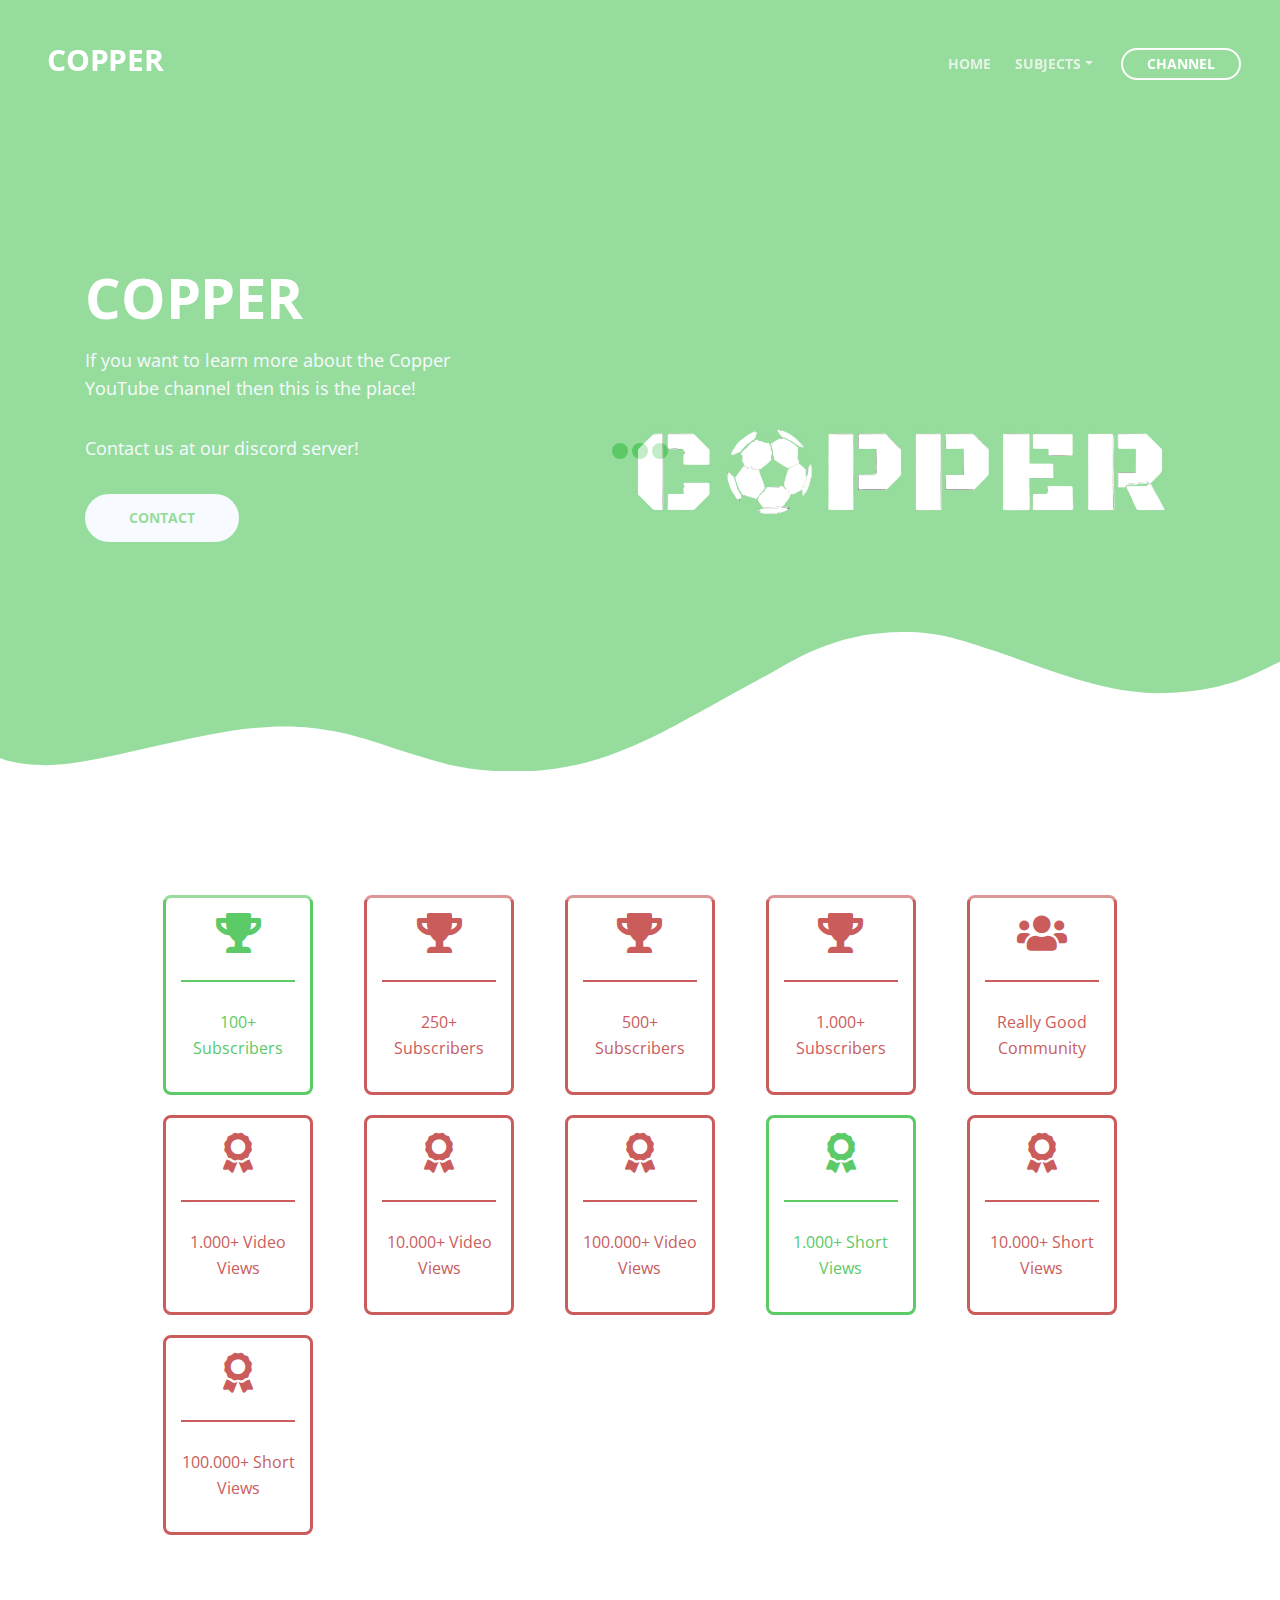
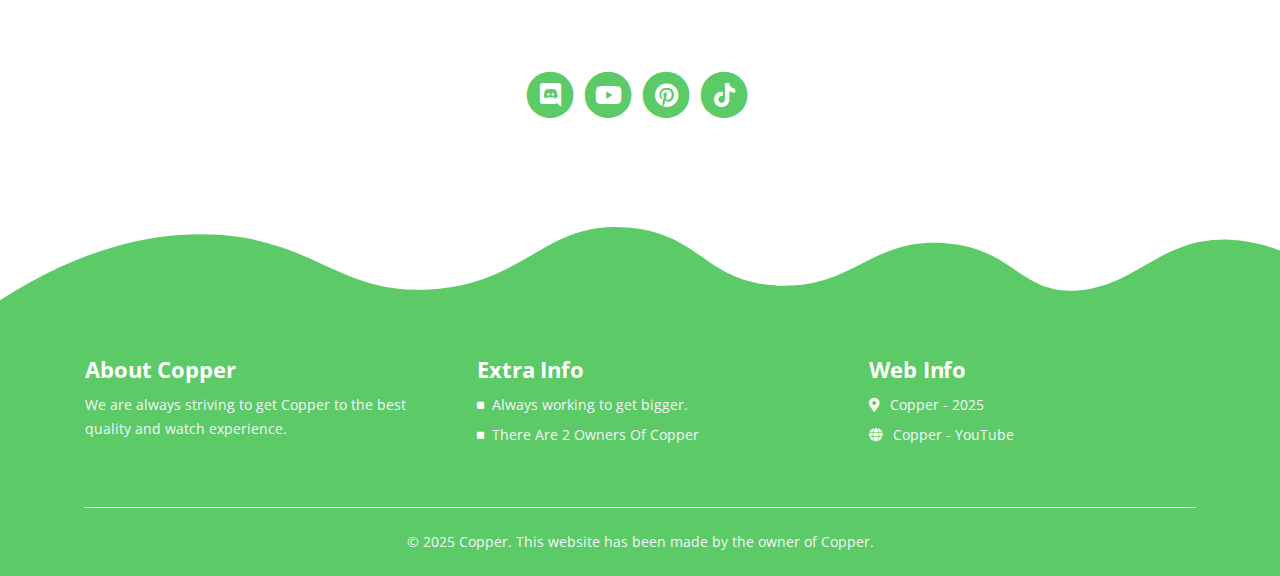
<file: index.html>
<!DOCTYPE html>
<html lang="en">
<head>
    <meta charset="utf-8">
    <meta name="viewport" content="width=device-width, initial-scale=1, shrink-to-fit=no">
    
    <!-- SEO Meta Tags -->
    <meta name="description" content="This is the website of the YouTube channel called Copper.">
    <meta name="author" content="Cooper">

    <!-- OG Meta Tags to improve the way the post looks when you share the page on LinkedIn, Facebook, Google+ -->
	<meta property="og:site_name" content="Copper" /> <!-- website name -->
	<meta property="og:site" content="https://cooper55555.github.io/COPPER/" /> <!-- website link -->
	<meta property="og:title" content="Copper"/> <!-- title shown in the actual shared post -->
	<meta property="og:description" content="This is the official Copper website!" /> <!-- description shown in the actual shared post -->
	<meta property="og:image" content="" /> <!-- image link, make sure it's jpg -->
	<meta property="og:url" content="https://cooper55555.github.io/COPPER/" /> <!-- where do you want your post to link to -->
	<meta property="og:type" content="article" />

    <!-- Website Title -->
    <title>Copper</title>
    
    <!-- Styles -->
    <link rel="stylesheet" href="https://cdnjs.cloudflare.com/ajax/libs/font-awesome/6.4.0/css/all.min.css">
    <link href="https://fonts.googleapis.com/css?family=Open+Sans:400,400i,700&display=swap&subset=latin-ext" rel="stylesheet">
    <link href="css/bootstrap.css" rel="stylesheet">
    <link href="css/fontawesome-all.css" rel="stylesheet">
    <link href="css/swiper.css" rel="stylesheet">
	<link href="css/magnific-popup.css" rel="stylesheet">
	<link href="css/styles.css" rel="stylesheet">
	
	<!-- Favicon  -->
    <link rel="icon" href="">
</head>
<body data-spy="scroll" data-target=".fixed-top">
    <div id="toBIG">
        <svg class="header-frame" data-name="Layer 1" xmlns="http://www.w3.org/2000/svg" preserveAspectRatio="none" viewBox="0 0 1920 310"><defs><style>.cls-1{fill:#5cca67;}</style></defs><title>header-frame</title><path class="cls-1" d="M0,283.054c22.75,12.98,53.1,15.2,70.635,14.808,92.115-2.077,238.3-79.9,354.895-79.938,59.97-.019,106.17,18.059,141.58,34,47.778,21.511,47.778,21.511,90,38.938,28.418,11.731,85.344,26.169,152.992,17.971,68.127-8.255,115.933-34.963,166.492-67.393,37.467-24.032,148.6-112.008,171.753-127.963,27.951-19.26,87.771-81.155,180.71-89.341,72.016-6.343,105.479,12.388,157.434,35.467,69.73,30.976,168.93,92.28,256.514,89.405,100.992-3.315,140.276-41.7,177-64.9V0.24H0V283.054Z"/></svg>
        <div class="toBIG-CONTENT">
            <h2>This website is sadly not available on such big screen.</h2>
            <br>
            <h2>The website is available on the following devices:</h2>
            <ul>
                <li>This Website Is Available On Phone!</li>
                <li>This Website Is Available On Tablet!</li>
                <li>This Website Is Available On Laptop!</li>
            </ul>
        </div>
        <svg class="footer-frame" data-name="Layer 2" xmlns="http://www.w3.org/2000/svg" preserveAspectRatio="none" viewBox="0 0 1920 79" id="bottomNOW"><defs><style>.cls-2{fill:#5cca67;}</style></defs><title>footer-frame</title><path class="cls-2" d="M0,72.427C143,12.138,255.5,4.577,328.644,7.943c147.721,6.8,183.881,60.242,320.83,53.737,143-6.793,167.826-68.128,293-60.9,109.095,6.3,115.68,54.364,225.251,57.319,113.58,3.064,138.8-47.711,251.189-41.8,104.012,5.474,109.713,50.4,197.369,46.572,89.549-3.91,124.375-52.563,227.622-50.155A338.646,338.646,0,0,1,1920,23.467V79.75H0V72.427Z" transform="translate(0 -0.188)"/></svg>
    </div>
    
    <div id="websiteContent" class="website-content">
    <!-- Preloader -->
	<div class="spinner-wrapper">
        <div class="spinner">
            <div class="bounce1"></div>
            <div class="bounce2"></div>
            <div class="bounce3"></div>
        </div>
    </div>
    <!-- end of preloader -->
    

    <!-- Navigation -->
    <nav class="navbar navbar-expand-lg navbar-dark navbar-custom fixed-top">
        <div class="container">

            <!-- Text Logo - Use this if you don't have a graphic logo -->
            <!-- <a class="navbar-brand logo-text page-scroll" href="index.html">Tivo</a> -->

            <!-- Image Logo -->
            <a class="navbar-brand logo-image"><h2 class="TurboWebText">COPPER</h2></a> 
            
            <!-- Mobile Menu Toggle Button -->
            <button class="navbar-toggler" type="button" data-toggle="collapse" data-target="#navbarsExampleDefault" aria-controls="navbarsExampleDefault" aria-expanded="false" aria-label="Toggle navigation">
                <span class="navbar-toggler-awesome fas fa-bars"></span>
                <span class="navbar-toggler-awesome fas fa-times"></span>
            </button>
            <!-- end of mobile menu toggle button -->

            <div class="collapse navbar-collapse" id="navbarsExampleDefault">
                <ul class="navbar-nav ml-auto">
                    <li class="nav-item">
                        <a class="nav-link page-scroll" href="index.html">HOME <span class="sr-only">(current)</span></a>
                    </li>

                    <!-- Dropdown Menu -->          
                    <li class="nav-item dropdown">
                        <a class="nav-link dropdown-toggle page-scroll" href="#video" id="navbarDropdown" role="button" aria-haspopup="true" aria-expanded="false">SUBJECTS</a>
                        <div class="dropdown-menu" aria-labelledby="navbarDropdown">
                            <a class="dropdown-item" href="privacy-policy.html"><span class="item-text">VIDEOS</span></a>
                            <div class="dropdown-items-divide-hr"></div>
                            <a class="dropdown-item" href="article-details.html"><span class="item-text">SHORTS</span></a>
                            <div class="dropdown-items-divide-hr"></div>
                            <a class="dropdown-item" href="tiktok.html"><span class="item-text">TIKTOK</span></a>
                        </div>
                    </li>
                    <!-- end of dropdown menu -->
                </ul>
                <span class="nav-item">
                    <a class="btn-outline-sm" href="https://www.youtube.com/@Copper00">CHANNEL</a>
                </span>
            </div>
        </div> <!-- end of container -->
    </nav> <!-- end of navbar -->
    <!-- end of navigation -->


    <!-- Header -->
    <header id="header" class="header">
        <div class="header-content">
            <div class="container">
                <div class="row">
                    <div class="col-lg-6 col-xl-5">
                        <div class="text-container">
                            <h1>COPPER</h1>
                            <p class="p-large">If you want to learn more about the Copper YouTube channel then this is the place!</p>
                            <p class="p-large">Contact us at our discord server!</p>
                            <a class="btn-solid-lg page-scroll" href="#pricing">CONTACT</a>
                        </div> <!-- end of text-container -->
                    </div> <!-- end of col -->
                    <div class="col-lg-6 col-xl-7">
                        <div class="image-container">
                            <div class="img-wrapper">
                                <img class="img-fluid" src="images/output-onlinepngtools (1) (1).png" alt="alternative" id="step2Image">
                            </div> <!-- end of img-wrapper -->
                        </div> <!-- end of image-container -->
                    </div> <!-- end of col -->
                </div> <!-- end of row -->
            </div> <!-- end of container -->
        </div> <!-- end of header-content -->
    </header> <!-- end of header -->
    <svg class="header-frame" data-name="Layer 1" xmlns="http://www.w3.org/2000/svg" preserveAspectRatio="none" viewBox="0 0 1920 310"><defs><style>.cls-1{fill:#5cca67;}</style></defs><title>header-frame</title><path class="cls-1" d="M0,283.054c22.75,12.98,53.1,15.2,70.635,14.808,92.115-2.077,238.3-79.9,354.895-79.938,59.97-.019,106.17,18.059,141.58,34,47.778,21.511,47.778,21.511,90,38.938,28.418,11.731,85.344,26.169,152.992,17.971,68.127-8.255,115.933-34.963,166.492-67.393,37.467-24.032,148.6-112.008,171.753-127.963,27.951-19.26,87.771-81.155,180.71-89.341,72.016-6.343,105.479,12.388,157.434,35.467,69.73,30.976,168.93,92.28,256.514,89.405,100.992-3.315,140.276-41.7,177-64.9V0.24H0V283.054Z"/></svg>
    <!-- end of header -->
     <br>
     <br>
     <br>
     <br>
     <br>
    <div class="trophy-container">
        <div class="trophy-wall">
            <div class="trophy">
                <i class="fas fa-trophy trophy-icon"></i>
                <div class="line"></div>
                <p id="trophy-p">100+ Subscribers</p>
            </div>
            <div class="trophy2">
                <i class="fas fa-trophy trophy-icon2"></i>
                <div class="line2"></div>
                <p id="trophy-p2">250+ Subscribers</p>
            </div>
            <div class="trophy2">
                <i class="fas fa-trophy trophy-icon2"></i>
                <div class="line2"></div>
                <p id="trophy-p2">500+ Subscribers</p>
            </div>
            <div class="trophy2">
                <i class="fas fa-trophy trophy-icon2"></i>
                <div class="line2"></div>
                <p id="trophy-p2">1.000+ Subscribers</p>
            </div>
            <div class="trophy2">
                <i class="fas fa-users trophy-icon2"></i>
                <div class="line2"></div>
                <p id="trophy-p2">Really Good Community</p>
            </div>
            <div class="trophy2">
                <i class="fas fa-award trophy-icon2"></i>
                <div class="line2"></div>
                <p id="trophy-p2">1.000+ Video Views</p>
            </div>
            <div class="trophy2">
                <i class="fas fa-award trophy-icon2"></i>
                <div class="line2"></div>
                <p id="trophy-p2">10.000+ Video Views</p>
            </div>
            <div class="trophy2">
                <i class="fas fa-award trophy-icon2"></i>
                <div class="line2"></div>
                <p id="trophy-p2">100.000+ Video Views</p>
            </div>
            <div class="trophy">
                <i class="fas fa-award trophy-icon"></i>
                <div class="line"></div>
                <p id="trophy-p">1.000+ Short Views</p>
            </div>
            <div class="trophy2">
                <i class="fas fa-award trophy-icon2"></i>
                <div class="line2"></div>
                <p id="trophy-p2">10.000+ Short Views</p>
            </div>
            <div class="trophy2">
                <i class="fas fa-award trophy-icon2"></i>
                <div class="line2"></div>
                <p id="trophy-p2">100.000+ Short Views</p>
            </div>
        </div>
    </div>
    <br>
    <br>
    <!-- Newsletter -->
    <div class="form">
        <div class="container">
            <div class="row">
                <div class="col-lg-12">
                    <div class="icon-container">
                        <span class="fa-stack">
                            <a href="https://discord.gg/VHBMykXzzK">
                                <i class="fas fa-circle fa-stack-2x"></i>
                                <i class="fab fa-discord fa-stack-1x"></i>
                            </a>
                        </span>
                        <span class="fa-stack">
                            <a href="https://www.youtube.com/@Copper00">
                                <i class="fas fa-circle fa-stack-2x"></i>
                                <i class="fab fa-youtube fa-stack-1x"></i>
                            </a>
                        </span>
                        <span class="fa-stack">
                            <a href="https://nl.pinterest.com/CopperWallpapers/">
                                <i class="fas fa-circle fa-stack-2x"></i>
                                <i class="fab fa-pinterest fa-stack-1x"></i>
                            </a>
                        </span>
                        <span class="fa-stack">
                            <a href="https://www.tiktok.com/@copper_football">
                                <i class="fas fa-circle fa-stack-2x"></i>
                                <i class="fab fa-tiktok fa-stack-1x"></i>
                            </a>
                        </span>
                    </div> <!-- end of col -->
                </div> <!-- end of col -->
            </div> <!-- end of row -->
        </div> <!-- end of container -->
    </div> <!-- end of form -->
    <!-- end of newsletter -->


    <!-- Footer -->
    <svg class="footer-frame" data-name="Layer 2" xmlns="http://www.w3.org/2000/svg" preserveAspectRatio="none" viewBox="0 0 1920 79"><defs><style>.cls-2{fill:#5cca67;}</style></defs><title>footer-frame</title><path class="cls-2" d="M0,72.427C143,12.138,255.5,4.577,328.644,7.943c147.721,6.8,183.881,60.242,320.83,53.737,143-6.793,167.826-68.128,293-60.9,109.095,6.3,115.68,54.364,225.251,57.319,113.58,3.064,138.8-47.711,251.189-41.8,104.012,5.474,109.713,50.4,197.369,46.572,89.549-3.91,124.375-52.563,227.622-50.155A338.646,338.646,0,0,1,1920,23.467V79.75H0V72.427Z" transform="translate(0 -0.188)"/></svg>
    <div class="footer">
        <div class="container">
            <div class="row">
                <div class="col-md-4">
                    <div class="footer-col first">
                        <h4>About Copper</h4>
                        <p class="p-small">We are always striving to get Copper to the best quality and watch experience.</p>
                    </div>
                </div> <!-- end of col -->
                <div class="col-md-4">
                    <div class="footer-col middle">
                        <h4>Extra Info</h4>
                        <ul class="list-unstyled li-space-lg p-small">
                            <li class="media">
                                <i class="fas fa-square"></i>
                                <div class="media-body">Always working to get bigger.</a></div>
                            </li>
                            <li class="media">
                                <i class="fas fa-square"></i>
                                <div class="media-body">There Are 2 Owners Of Copper</a></div>
                            </li>
                        </ul>
                    </div>
                </div> <!-- end of col -->
                <div class="col-md-4">
                    <div class="footer-col last">
                        <h4>Web Info</h4>
                        <ul class="list-unstyled li-space-lg p-small">
                            <li class="media">
                                <i class="fas fa-map-marker-alt"></i>
                                <div class="media-body">Copper - 2025</div>
                            </li>
                            <li class="media">
                                <i class="fas fa-globe"></i>
                                <div class="media-body">Copper - YouTube</div>
                            </li>
                        </ul>
                    </div> 
                </div> <!-- end of col -->
            </div> <!-- end of row -->
        </div> <!-- end of container -->
    </div> <!-- end of footer -->  
    <!-- end of footer -->


    <!-- Copyright -->
    <div class="copyright">
        <div class="container">
            <div class="row">
                <div class="col-lg-12">
                    <p class="p-small">&copy; 2025 Copper. This website has been made by the owner of Copper.</a></p>
                </div> <!-- end of col -->
            </div> <!-- enf of row -->
        </div> <!-- end of container -->
    </div> <!-- end of copyright --> 
    <!-- end of copyright -->
</div>
    
    	
    <!-- Scripts -->
    <script src="js/jquery.min.js"></script> <!-- jQuery for Bootstrap's JavaScript plugins -->
    <script src="js/popper.min.js"></script> <!-- Popper tooltip library for Bootstrap -->
    <script src="js/bootstrap.min.js"></script> <!-- Bootstrap framework -->
    <script src="js/jquery.easing.min.js"></script> <!-- jQuery Easing for smooth scrolling between anchors -->
    <script src="js/swiper.min.js"></script> <!-- Swiper for image and text sliders -->
    <script src="js/jquery.magnific-popup.js"></script> <!-- Magnific Popup for lightboxes -->
    <script src="js/validator.min.js"></script> <!-- Validator.js - Bootstrap plugin that validates forms -->
    <script src="js/scripts.js"></script> <!-- Custom scripts -->
    <script src="js/index.js"></script> <!-- Login scripts -->
</body>
</html>
</file>
<file: css/styles.css>
/* Template: Tivo - SaaS App HTML Landing Page Template
   Author: Inovatik
   Created: Sep 2019
   Description: Master CSS file
*/

/*****************************************
Table Of Contents:

01. General Styles
02. Preloader
03. Navigation
04. Header
05. Customers
06. Description
07. Features
08. Features Lightboxes
09. Details
10. Video
11. Pricing
12. Testimonials
13. Newsletter
14. Footer
15. Copyright
16. Back To Top Button
17. Extra Pages
18. Sign Up and Log In Pages
19. Media Queries
******************************************/

/*****************************************
Colors:
- Backgrounds, buttons, bullets, icons - blue #5f4dee
- Backgrounds, light button, light body text - light gray #f3f7fd
- Headings text - black #333
- Body text - dark gray #555
******************************************/


/******************************/
/*     01. General Styles     */
/******************************/
body,
html {
    width: 100%;
	height: 100%;
}

body, p {
	color: #555; 
	font: 400 1rem/1.625rem "Open Sans", sans-serif;;
}

.p-large {
	font: 400 1.125rem/1.75rem "Open Sans", sans-serif;
}

.p-small {
	font: 400 0.875rem/1.5rem "Open Sans", sans-serif;
}

.TurboWebText {
	font-size: 30px;
	color: white;
}

#toBIG {
	display: none;
}

h1 {
	color: #333;
	font: 700 2.5rem/3.125rem "Open Sans", sans-serif;
	letter-spacing: -0.2px;
}

h2 {
	color: #333;
	font: 700 2rem/2.625rem "Open Sans", sans-serif;
	letter-spacing: -0.2px;
}

h3 {
	color: #333;
	font: 700 1.625rem/2.125rem "Open Sans", sans-serif;
	letter-spacing: -0.2px;
}

h4 {
	color: #333;
	font: 700 1.375rem/1.75rem "Open Sans", sans-serif;
	letter-spacing: -0.1px;
}

h5 {
	color: #333;
	font: 700 1.125rem/1.5rem "Open Sans", sans-serif;
	letter-spacing: -0.1px;
}

h6 {
	color: #333;
	font: 700 1rem/1.375rem "Open Sans", sans-serif;
	letter-spacing: -0.1px;
}

.above-heading {
	color: #5cca67;
	font: 700 0.75rem/0.875rem "Open Sans", sans-serif;
	text-align: center;
}

.p-heading {
	margin-bottom: 3.25rem;
}

.testimonial-text {
	font: italic 400 1rem/1.625rem "Open Sans", sans-serif;
}

.testimonial-author {
	font: 700 1rem/1.625rem "Open Sans", sans-serif;
	letter-spacing: -0.1px;
}

.li-space-lg li {
	margin-bottom: 0.375rem;
}

.indent {
	padding-left: 1.25rem;
}

a {
	color: #555;
	text-decoration: underline;
}

a:hover {
	color: #555;
	text-decoration: underline;
}

a.white {
	color: #fff;
}

.decorative-line {
	display: block;
	width: 5rem;
	height: 0.5rem;
	margin-right: auto;
	margin-left: auto;
}

.blue {
	color: #5cca67;
}

.btn-solid-reg {
	display: inline-block;
	padding: 1.1875rem 2.125rem 1.1875rem 2.125rem;
	border: 0.125rem solid #5cca67;
	border-radius: 2rem;
	background-color: #5cca67;
	color: #fff;
	font: 700 0.875rem/0 "Open Sans", sans-serif;
	text-decoration: none;
	transition: all 0.2s;
}

.btn-solid-reg:hover {
	background-color: transparent;
	color: #5cca67;
	text-decoration: none;
}

.btn-solid-lg {
	display: inline-block;
	padding: 1.375rem 2.625rem 1.375rem 2.625rem;
	border: 0.125rem solid #5cca67;
	border-radius: 2rem;
	background-color: #5cca67;
	color: #fff;
	font: 700 0.875rem/0 "Open Sans", sans-serif;
	text-decoration: none;
	transition: all 0.2s;
}

.btn-solid-lg:hover {
	background-color: transparent;
	color: #5cca67;
	text-decoration: none;
}

.btn-outline-reg {
	display: inline-block;
	padding: 1.1875rem 2.125rem 1.1875rem 2.125rem;
	border: 0.125rem solid #5cca67;
	border-radius: 2rem;
	background-color: transparent;
	color: #5cca67;
	font: 700 0.875rem/0 "Open Sans", sans-serif;
	text-decoration: none;
	transition: all 0.2s;
}

.btn-outline-reg:hover {
	background-color: #5cca67;
	color: #fff;
	text-decoration: none;
}

.btn-outline-lg {
	display: inline-block;
	padding: 1.375rem 2.625rem 1.375rem 2.625rem;
	border: 0.125rem solid #5cca67;
	border-radius: 2rem;
	background-color: transparent;
	color: #5cca67;
	font: 700 0.875rem/0 "Open Sans", sans-serif;
	text-decoration: none;
	transition: all 0.2s;
}

.btn-outline-lg:hover {
	background-color: #5cca67;
	color: #fff;
	text-decoration: none;
}

.btn-outline-sm {
	display: inline-block;
	padding: 0.875rem 1.5rem 0.875rem 1.5rem;
	border: 0.125rem solid #5cca67;
	border-radius: 2rem;
	background-color: transparent;
	color: #5cca67;
	font: 700 0.875rem/0 "Open Sans", sans-serif;
	text-decoration: none;
	transition: all 0.2s;
}

.btn-outline-sm:hover {
	background-color: #5cca67;
	color: #fff;
	text-decoration: none;
}

.form-group {
	position: relative;
	margin-bottom: 1.25rem;
}

.form-group.has-error.has-danger {
	margin-bottom: 0.625rem;
}

.form-group.has-error.has-danger .help-block.with-errors ul {
	margin-top: 0.375rem;
}

.label-control {
	position: absolute;
	top: 0.87rem;
	left: 1.25rem;
	color: #555;
	opacity: 1;
	font: 400 0.875rem/1.375rem "Open Sans", sans-serif;
	cursor: text;
	transition: all 0.2s ease;
}

/* IE10+ hack to solve lower label text position compared to the rest of the browsers */
@media screen and (-ms-high-contrast: active), screen and (-ms-high-contrast: none) {  
	.label-control {
		top: 0.9375rem;
	}
}

.form-control-input:focus + .label-control,
.form-control-input.notEmpty + .label-control,
.form-control-textarea:focus + .label-control,
.form-control-textarea.notEmpty + .label-control {
	top: 0.125rem;
	opacity: 1;
	font-size: 0.75rem;
	font-weight: 700;
}

.form-control-input,
.form-control-select {
	display: block; /* needed for proper display of the label in Firefox, IE, Edge */
	width: 100%;
	padding-top: 1.0625rem;
	padding-bottom: 0.0625rem;
	padding-left: 1.25rem;
	border: 1px solid #c4d8dc;
	border-radius: 0.25rem;
	background-color: #fff;
	color: #555;
	font: 400 0.875rem/1.875rem "Open Sans", sans-serif;
	transition: all 0.2s;
	-webkit-appearance: none; /* removes inner shadow on form inputs on ios safari */
}

.form-control-select {
	padding-top: 0.5rem;
	padding-bottom: 0.5rem;
	height: 3rem;
}

/* IE10+ hack to solve lower label text position compared to the rest of the browsers */
@media screen and (-ms-high-contrast: active), screen and (-ms-high-contrast: none) {  
	.form-control-input {
		padding-top: 1.25rem;
		padding-bottom: 0.75rem;
		line-height: 1.75rem;
	}

	.form-control-select {
		padding-top: 0.875rem;
		padding-bottom: 0.75rem;
		height: 3.125rem;
		line-height: 2.125rem;
	}
}

select {
    /* you should keep these first rules in place to maintain cross-browser behavior */
    -webkit-appearance: none;
	-moz-appearance: none;
	-ms-appearance: none;
    -o-appearance: none;
    appearance: none;
    background-image: url('../images/down-arrow.png');
    background-position: 96% 50%;
    background-repeat: no-repeat;
    outline: none;
}

select::-ms-expand {
    display: none; /* removes the ugly default down arrow on select form field in IE11 */
}

.form-control-textarea {
	display: block; /* used to eliminate a bottom gap difference between Chrome and IE/FF */
	width: 100%;
	height: 8rem; /* used instead of html rows to normalize height between Chrome and IE/FF */
	padding-top: 1.25rem;
	padding-left: 1.3125rem;
	border: 1px solid #c4d8dc;
	border-radius: 0.25rem;
	background-color: #fff;
	color: #555;
	font: 400 0.875rem/1.75rem "Open Sans", sans-serif;
	transition: all 0.2s;
}

.form-control-input:focus,
.form-control-select:focus,
.form-control-textarea:focus {
	border: 1px solid #a1a1a1;
	outline: none; /* Removes blue border on focus */
}

.form-control-input:hover,
.form-control-select:hover,
.form-control-textarea:hover {
	border: 1px solid #a1a1a1;
}

.checkbox {
	font: 400 0.75rem/1.25rem "Open Sans", sans-serif;
}

input[type='checkbox'] {
	vertical-align: -15%;
	margin-right: 0.375rem;
}

/* IE10+ hack to raise checkbox field position compared to the rest of the browsers */
@media screen and (-ms-high-contrast: active), screen and (-ms-high-contrast: none) {  
	input[type='checkbox'] {
		vertical-align: -9%;
	}
}

.form-control-submit-button {
	display: inline-block;
	width: 100%;
	height: 3.125rem;
	border: 1px solid #5cca67;
	border-radius: 1.5rem;
	background-color: #5cca67;
	color: #fff;
	font: 700 0.875rem/0 "Open Sans", sans-serif;
	cursor: pointer;
	transition: all 0.2s;
}

.form-control-submit-button:hover {
	background-color: transparent;
	color: #5cca67;
}

/* Form Success And Error Message Formatting */
#smsgSubmit.h3.text-center.tada.animated,
#lmsgSubmit.h3.text-center.tada.animated,
#nmsgSubmit.h3.text-center.tada.animated,
#pmsgSubmit.h3.text-center.tada.animated,
#smsgSubmit.h3.text-center,
#lmsgSubmit.h3.text-center,
#nmsgSubmit.h3.text-center,
#pmsgSubmit.h3.text-center {
	display: block;
	margin-bottom: 0;
	color: #555;
	font-size: 1.125rem;
	line-height: 1rem;
}

.help-block.with-errors .list-unstyled {
	color: #555;
	font-size: 0.75rem;
	line-height: 1.125rem;
	text-align: left;
}

.help-block.with-errors ul {
	margin-bottom: 0;
}
/* end of form success and error message formatting */

/* Form Success And Error Message Animation - Animate.css */
@-webkit-keyframes tada {
	from {
		-webkit-transform: scale3d(1, 1, 1);
		-ms-transform: scale3d(1, 1, 1);
		transform: scale3d(1, 1, 1);
	}
	10%, 20% {
		-webkit-transform: scale3d(.9, .9, .9) rotate3d(0, 0, 1, -3deg);
		-ms-transform: scale3d(.9, .9, .9) rotate3d(0, 0, 1, -3deg);
		transform: scale3d(.9, .9, .9) rotate3d(0, 0, 1, -3deg);
	}
	30%, 50%, 70%, 90% {
		-webkit-transform: scale3d(1.1, 1.1, 1.1) rotate3d(0, 0, 1, 3deg);
		-ms-transform: scale3d(1.1, 1.1, 1.1) rotate3d(0, 0, 1, 3deg);
		transform: scale3d(1.1, 1.1, 1.1) rotate3d(0, 0, 1, 3deg);
	}
	40%, 60%, 80% {
		-webkit-transform: scale3d(1.1, 1.1, 1.1) rotate3d(0, 0, 1, -3deg);
		-ms-transform: scale3d(1.1, 1.1, 1.1) rotate3d(0, 0, 1, -3deg);
		transform: scale3d(1.1, 1.1, 1.1) rotate3d(0, 0, 1, -3deg);
	}
	to {
		-webkit-transform: scale3d(1, 1, 1);
		-ms-transform: scale3d(1, 1, 1);
		transform: scale3d(1, 1, 1);
	}
}

@keyframes tada {
	from {
		-webkit-transform: scale3d(1, 1, 1);
		-ms-transform: scale3d(1, 1, 1);
		transform: scale3d(1, 1, 1);
	}
	10%, 20% {
		-webkit-transform: scale3d(.9, .9, .9) rotate3d(0, 0, 1, -3deg);
		-ms-transform: scale3d(.9, .9, .9) rotate3d(0, 0, 1, -3deg);
		transform: scale3d(.9, .9, .9) rotate3d(0, 0, 1, -3deg);
	}
	30%, 50%, 70%, 90% {
		-webkit-transform: scale3d(1.1, 1.1, 1.1) rotate3d(0, 0, 1, 3deg);
		-ms-transform: scale3d(1.1, 1.1, 1.1) rotate3d(0, 0, 1, 3deg);
		transform: scale3d(1.1, 1.1, 1.1) rotate3d(0, 0, 1, 3deg);
	}
	40%, 60%, 80% {
		-webkit-transform: scale3d(1.1, 1.1, 1.1) rotate3d(0, 0, 1, -3deg);
		-ms-transform: scale3d(1.1, 1.1, 1.1) rotate3d(0, 0, 1, -3deg);
		transform: scale3d(1.1, 1.1, 1.1) rotate3d(0, 0, 1, -3deg);
	}
	to {
		-webkit-transform: scale3d(1, 1, 1);
		-ms-transform: scale3d(1, 1, 1);
		transform: scale3d(1, 1, 1);
	}
}

.tada {
	-webkit-animation-name: tada;
	animation-name: tada;
}

.animated {
	-webkit-animation-duration: 1s;
	animation-duration: 1s;
	-webkit-animation-fill-mode: both;
	animation-fill-mode: both;
}
/* end of form success and error message animation - Animate.css */

/* Fade-move Animation For Details Lightbox - Magnific Popup */
/* at start */
.my-mfp-slide-bottom .zoom-anim-dialog {
	opacity: 0;
	transition: all 0.2s ease-out;
	-webkit-transform: translateY(-1.25rem) perspective(37.5rem) rotateX(10deg);
	-ms-transform: translateY(-1.25rem) perspective(37.5rem) rotateX(10deg);
	transform: translateY(-1.25rem) perspective(37.5rem) rotateX(10deg);
}

/* animate in */
.my-mfp-slide-bottom.mfp-ready .zoom-anim-dialog {
	opacity: 1;
	-webkit-transform: translateY(0) perspective(37.5rem) rotateX(0); 
	-ms-transform: translateY(0) perspective(37.5rem) rotateX(0); 
	transform: translateY(0) perspective(37.5rem) rotateX(0); 
}

/* animate out */
.my-mfp-slide-bottom.mfp-removing .zoom-anim-dialog {
	opacity: 0;
	-webkit-transform: translateY(-0.625rem) perspective(37.5rem) rotateX(10deg); 
	-ms-transform: translateY(-0.625rem) perspective(37.5rem) rotateX(10deg); 
	transform: translateY(-0.625rem) perspective(37.5rem) rotateX(10deg); 
}

/* dark overlay, start state */
.my-mfp-slide-bottom.mfp-bg {
	opacity: 0;
	transition: opacity 0.2s ease-out;
}

/* animate in */
.my-mfp-slide-bottom.mfp-ready.mfp-bg {
	opacity: 0.8;
}
/* animate out */
.my-mfp-slide-bottom.mfp-removing.mfp-bg {
	opacity: 0;
}
/* end of fade-move animation for details lightbox - magnific popup */

/* Fade Animation For Image Lightbox - Magnific Popup */
@-webkit-keyframes fadeIn {
	from {
		opacity: 0;
	}
	to {
		opacity: 1;
	}
}

@keyframes fadeIn {
	from {
		opacity: 0;
	}
	to {
		opacity: 1;
	}
}

.fadeIn {
	-webkit-animation: fadeIn 0.6s;
	animation: fadeIn 0.6s;
}

@-webkit-keyframes fadeOut {
	from {
		opacity: 1;
	}
	to {
		opacity: 0;
	}
}

@keyframes fadeOut {
	from {
		opacity: 1;
	}
	to {
		opacity: 0;
	}
}

.fadeOut {
	-webkit-animation: fadeOut 0.8s;
	animation: fadeOut 0.8s;
}
/* end of fade animation for image lightbox - magnific popup */


/*************************/
/*     02. Preloader     */
/*************************/
.spinner-wrapper {
	position: fixed;
	z-index: 999999;
	top: 0;
	right: 0;
	bottom: 0;
	left: 0;
	background: #fff;
}

.spinner {
	position: absolute;
	top: 50%; /* centers the loading animation vertically one the screen */
	left: 50%; /* centers the loading animation horizontally one the screen */
	width: 3.75rem;
	height: 1.25rem;
	margin: -0.625rem 0 0 -1.875rem; /* is width and height divided by two */ 
	text-align: center;
}

.spinner > div {
	display: inline-block;
	width: 1rem;
	height: 1rem;
	border-radius: 100%;
	background-color: #5cca67;
	-webkit-animation: sk-bouncedelay 1.4s infinite ease-in-out both;
	animation: sk-bouncedelay 1.4s infinite ease-in-out both;
}

.spinner .bounce1 {
	-webkit-animation-delay: -0.32s;
	animation-delay: -0.32s;
}

.spinner .bounce2 {
	-webkit-animation-delay: -0.16s;
	animation-delay: -0.16s;
}

@-webkit-keyframes sk-bouncedelay {
	0%, 80%, 100% { -webkit-transform: scale(0); }
	40% { -webkit-transform: scale(1.0); }
}

@keyframes sk-bouncedelay {
	0%, 80%, 100% { 
		-webkit-transform: scale(0);
		-ms-transform: scale(0);
		transform: scale(0);
	} 40% { 
		-webkit-transform: scale(1.0);
		-ms-transform: scale(1.0);
		transform: scale(1.0);
	}
}


/**************************/
/*     03. Navigation     */
/**************************/
.navbar-custom {
	background-color: #5cca67;
	box-shadow: 0 0.0625rem 0.375rem 0 rgba(0, 0, 0, 0.1);
	font: 700 0.875rem/0.875rem "Open Sans", sans-serif;
	transition: all 0.2s;
}

.navbar-custom .container {
	max-width: 87.5rem;
}

.navbar-custom .navbar-brand.logo-image img {
    width: 4.4375rem;
	height: 1.75rem;
}

.navbar-custom .navbar-brand.logo-text {
	font: 700 2rem/1.5rem "Open Sans", sans-serif;
	color: #fff;;
	text-decoration: none;
}

.navbar-custom .navbar-nav {
	margin-top: 0.75rem;
	margin-bottom: 0.5rem;
}

.navbar-custom .nav-item .nav-link {
	padding: 0.625rem 0.75rem 0.625rem 0.75rem;
	color: #f7f5f5;
	opacity: 0.8;
	text-decoration: none;
	transition: all 0.2s ease;
}

.navbar-custom .nav-item .nav-link:hover,
.navbar-custom .nav-item .nav-link.active {
	color: #fff;
	opacity: 1;
}

#bottomNOW {
	position: absolute;
	left: 0;
	bottom: 0;
}

/* Dropdown Menu */
.navbar-custom .dropdown:hover > .dropdown-menu {
	display: block; /* this makes the dropdown menu stay open while hovering it */
	min-width: auto;
	animation: fadeDropdown 0.2s; /* required for the fade animation */
}

@keyframes fadeDropdown {
    0% {
        opacity: 0;
    }

    100% {
        opacity: 1;
    }
}

.navbar-custom .dropdown-toggle:focus { /* removes dropdown outline on focus */
	outline: 0;
}

.navbar-custom .dropdown-menu {
	margin-top: 0;
	border: none;
	border-radius: 0.25rem;
	background-color: #5cca67;
}

.navbar-custom .dropdown-item {
	color: #f7f5f5;
	opacity: 0.8;
	font: 700 0.875rem/0.875rem "Open Sans", sans-serif;
	text-decoration: none;
}

.navbar-custom .dropdown-item:hover {
	background-color: #5cca67;
	color: #fff;
	opacity: 1;
}

.navbar-custom .dropdown-items-divide-hr {
	width: 100%;
	height: 1px;
	margin: 0.75rem auto 0.725rem auto;
	border: none;
	background-color: #5cca67;
	opacity: 0.2;
}
/* end of dropdown menu */

.navbar-custom .nav-item .btn-outline-sm {
	margin-top: 0.25rem;
	margin-bottom: 1.375rem;
	margin-left: 0.5rem;
	border: 0.125rem solid #fff;
	color: #fff;
}

.navbar-custom .nav-item .btn-outline-sm:hover {
	background-color: #fff;
	color: #5cca67;
}

.navbar-custom .navbar-toggler {
	padding: 0;
	border: none;
	color: #fff;
	font-size: 2rem;
}

.navbar-custom button[aria-expanded='false'] .navbar-toggler-awesome.fas.fa-times{
	display: none;
}

.navbar-custom button[aria-expanded='false'] .navbar-toggler-awesome.fas.fa-bars{
	display: inline-block;
}

.navbar-custom button[aria-expanded='true'] .navbar-toggler-awesome.fas.fa-bars{
	display: none;
}

.navbar-custom button[aria-expanded='true'] .navbar-toggler-awesome.fas.fa-times{
	display: inline-block;
	margin-right: 0.125rem;
}


/*********************/
/*    04. Header     */
/*********************/
.header {
	background-color: #5cca67;
}

.header .header-content {
	padding-top: 8rem;
	padding-bottom: 4rem;
	text-align: center;
}

.header .text-container {
	margin-bottom: 3rem;
}

.header h1 {
	margin-bottom: 1rem;
	color: #fff;
	font-size: 2.5rem;
	line-height: 3rem;
}

.header .p-large {
	margin-bottom: 2rem;
	color: #f3f7fd;
}

.header .btn-solid-lg {
	margin-right: 0.5rem;
	margin-bottom: 1.125rem;
	margin-left: 0.5rem;
	border-color: #f3f7fd;
	background-color: #f3f7fd;
	color: #5cca67;
}

.header .btn-solid-lg:hover {
	background: transparent;
	color: #f3f7fd;
}

.header .btn-outline-lg {
	border-color: #f3f7fd;
	color: #f3f7fd;
}

.header .btn-outline-lg:hover {
	background-color: #f3f7fd;
	color: #5cca67;
}

.header-frame {
	margin-top: -1px; /* To remove white margin in FF */
	width: 100%;
	height: 2.25rem;
}


/*************************/
/*     05. Customers     */
/*************************/
.slider-1 {
	padding-top: 5rem;
	padding-bottom: 3.25rem;
}

.slider-1 .slider-container {
	text-align: center;
}


/***************************/
/*     06. Description     */
/***************************/
.cards-1 {
	padding-top: 3.25rem;
	text-align: center;
}

.cards-1 .h2-heading {
	margin-bottom: 3.5rem;
}

.cards-1 .card {
	max-width: 21rem;
	margin-right: auto;
	margin-left: auto;
	padding: 0;
	border: none;
}

.cards-1 .card-image {
	max-width: 16rem;
	margin-right: auto;
	margin-bottom: 2rem;
	margin-left: auto;
}

.cards-1 .card-title {
	margin-bottom: 0.5rem;
}

.cards-1 .card-body {
	padding: 0;
}


/************************/
/*     07. Features     */
/************************/
.tabs {
	padding-top: 8rem;
	background-color: #fff;
}

.tabs .h2-heading,
.tabs .p-heading {
	text-align: center;
}

.tabs .nav-tabs {
	display: block;
	margin-bottom: 2.25rem;
	border-bottom: none;
}

.tabs .nav-link {
	padding: 0.375rem 1rem 0.375rem 1rem;
	border: none;
	color: #86929b;
	font-weight: 700;
	font-size: 1.25rem;
	line-height: 1.75rem;
	text-align: center;
	text-decoration: none;
	transition: all 0.2s ease;
}

.tabs .nav-link:hover,
.tabs .nav-link.active {
	background: transparent;
	color: #5cca67;
}

.tabs .nav-link .fas {
	margin-right: 0.625rem;
}

.tabs .image-container {
	margin-bottom: 2.75rem;
}

.tabs .list-unstyled .fas {
	color: #5cca67;
	font-size: 0.5rem;
	line-height: 1.625rem;
}

.tabs .list-unstyled .media-body {
	margin-left: 0.625rem;
}

.tabs #tab-1 h3 {
	margin-bottom: 0.75rem;
}

.tabs #tab-1 .list-unstyled {
	margin-bottom: 1.5rem;
}

.tabs #tab-2 h3 {
	margin-bottom: 0.75rem;
}

.tabs #tab-2 .list-unstyled {
	margin-bottom: 1.5rem;
}

.tabs #tab-3 h3 {
	margin-bottom: 0.75rem;
}

.tabs #tab-3 .list-unstyled {
	margin-bottom: 1.5rem;
}


/***********************************/
/*     08. Features Lightboxes     */
/***********************************/
.lightbox-basic {
	margin: 2.5rem auto;
	padding: 2rem 1.5rem 2rem 1.5rem;
	border-radius: 0.25rem;
	background: #fff;
	text-align: left;
}

.lightbox-basic .container {
	padding-right: 0;
	padding-left: 0;
}

.lightbox-basic .image-container {
	max-width: 33.75rem;
	margin-right: auto;
	margin-bottom: 3rem;
	margin-left: auto;
}

.lightbox-basic h3 {
	margin-bottom: 0.5rem;
}

.lightbox-basic hr {
	width: 2.5rem;
	height: 0.125rem;
	margin-top: 0;
	margin-bottom: 0.875rem;
	margin-left: 0;
	border: 0;
	background-color: #5cca67;
	text-align: left;
}

.lightbox-basic h4 {
	margin-bottom: 1rem;
}

.lightbox-basic .list-unstyled .fas {
	color:#5cca67;
	font-size: 0.5rem;
	line-height: 1.625rem;
}

.lightbox-basic .list-unstyled .media-body {
	margin-left: 0.625rem;
}

.lightbox-basic .btn-outline-reg,
.lightbox-basic .btn-solid-reg {
	margin-top: 0.75rem;
}

/* Signup Button */
.lightbox-basic .btn-solid-reg.mfp-close {
	position: relative;
	width: auto;
	height: auto;
	color: #fff;
	opacity: 1;
}

.lightbox-basic .btn-solid-reg.mfp-close:hover {
	color: #5cca67;
}
/* end of signup Button */

/* Back Button */
.lightbox-basic a.mfp-close.as-button {
	position: relative;
	width: auto;
	height: auto;
	margin-left: 0.375rem;
	color: #5cca67;
	opacity: 1;
}

.lightbox-basic a.mfp-close.as-button:hover {
	color: #fff;
}
/* end of back button */

.lightbox-basic button.mfp-close.x-button {
	position: absolute;
	top: -0.125rem;
	right: -0.125rem;
	width: 2.75rem;
	height: 2.75rem;
	color: #707984;
}


/***********************/
/*     09. Details     */
/***********************/
.toBIG-CONTENT {
	padding: 20px;
	border-radius: 12px;
	text-align: center;
	align-items: center;
	justify-content: center;
	margin: 200px auto;
	position: absolute;
	left: 0;
	right: 0;
	top: 0;
	bottom: 0;
}
.toBIG-CONTENT h2 {
	color: #333;
	font-size: 80px;
	margin: 40px auto;
}
.toBIG-CONTENT ul {
	list-style: none;
	padding: 0;
	margin-top: 150px;
}
.toBIG-CONTENT li {
	font-size: 50px;
	font-weight: bold;
	margin: 10px;
	padding: 50px;
	background: #5cca67;
	color: white;
	border-radius: 8px;
	width: 1010px;
	margin: 20px auto;
	transition: transform 0.2s ease-in-out;
	display: flex;
	text-align: center;
}

.basic-1 {
	padding-top: 7.5rem;
	padding-bottom: 8rem;
}

.basic-1 .text-container {
	margin-bottom: 3.75rem;
}

.basic-1 .list-unstyled {
	margin-bottom: 1.375rem;
}

.basic-1 .list-unstyled .fas {
	color: #5cca67;
	font-size: 0.5rem;
	line-height: 1.625rem;
}

.basic-1 .list-unstyled .media-body {
	margin-left: 0.625rem;
}


/*********************/
/*     10. Video     */
/*********************/
.basic-2 {
	padding-top: 8rem;
	padding-bottom: 6.75rem;
	background-color: #f3f7fd;
	text-align: center;
}

.basic-2 .image-container {
	margin-bottom: 2rem;
}

.basic-2 .image-container img {
	border-radius: 0.75rem;
}

.basic-2 .video-wrapper {
	position: relative;
}

/* Video Play Button */
.basic-2 .video-play-button {
	position: absolute;
	z-index: 10;
	top: 50%;
	left: 50%;
	display: block;
	box-sizing: content-box;
	width: 2rem;
	height: 2.75rem;
	padding: 1.125rem 1.25rem 1.125rem 1.75rem;
	border-radius: 50%;
	-webkit-transform: translateX(-50%) translateY(-50%);
	-ms-transform: translateX(-50%) translateY(-50%);
	transform: translateX(-50%) translateY(-50%);
}
  
.basic-2 .video-play-button:before {
	content: "";
	position: absolute;
	z-index: 0;
	top: 50%;
	left: 50%;
	display: block;
	width: 4.75rem;
	height: 4.75rem;
	border-radius: 50%;
	background: #5cca67;
	animation: pulse-border 1500ms ease-out infinite;
	-webkit-transform: translateX(-50%) translateY(-50%);
	-ms-transform: translateX(-50%) translateY(-50%);
	transform: translateX(-50%) translateY(-50%);
}
  
.basic-2 .video-play-button:after {
	content: "";
	position: absolute;
	z-index: 1;
	top: 50%;
	left: 50%;
	display: block;
	width: 4.375rem;
	height: 4.375rem;
	border-radius: 50%;
	background: #5cca67;
	transition: all 200ms;
	-webkit-transform: translateX(-50%) translateY(-50%);
	-ms-transform: translateX(-50%) translateY(-50%);
	transform: translateX(-50%) translateY(-50%);
}
  
.basic-2 .video-play-button span {
	position: relative;
	display: block;
	z-index: 3;
	top: 0.375rem;
	left: 0.25rem;
	width: 0;
	height: 0;
	border-left: 1.625rem solid #fff;
	border-top: 1rem solid transparent;
	border-bottom: 1rem solid transparent;
}
  
@keyframes pulse-border {
	0% {
		transform: translateX(-50%) translateY(-50%) translateZ(0) scale(1);
		opacity: 1;
	}
	100% {
		transform: translateX(-50%) translateY(-50%) translateZ(0) scale(1.5);
		opacity: 0;
	}
}
/* end of video play button */  

.basic-2 .p-heading {
	margin-bottom: 1rem;
}


/***********************/
/*     11. Pricing     */
/***********************/
.cards-2 {
	padding-top: 7.875rem;
	padding-bottom: 2.25rem;
	text-align: center;
}

.cards-2 .h2-heading {
	margin-bottom: 3.75rem;
}

.cards-2 .card {
	display: block;
	max-width: 19rem;
	margin-right: auto;
	margin-bottom: 3rem;
	margin-left: auto;
	border: 1px solid #ccd3df;
	border-radius: 0.375rem;
}

.cards-2 .card .card-body {
	padding: 2.5rem 2rem 2.75rem 2em;
}

.cards-2 .card .card-title {
	margin-bottom: 0.5rem;
	color: #5cca67;
	font: 700 1.125rem/1.5rem "Open Sans", sans-serif;
}

.cards-2 .card .price .currency {
	margin-right: 0.25rem;
	color: #434c54;
	font-weight: 700;
	font-size: 1.5rem;
	vertical-align: 40%;
}

.cards-2 .card .price .value {
	color: #434c54;
	font: 700 3rem/3.25rem "Open Sans", sans-serif;
	text-align: center;
}

.cards-2 .card .frequency {
	font-size: 0.875rem;
}

.cards-2 .card .divider {
	height: 1px;
	margin-top: 1.75rem;
	margin-bottom: 2rem;
	border: none;
	background-color: #ccd3df;
}

.cards-2 .card .list-unstyled {
	margin-top: 1.875rem;
	margin-bottom: 1.625rem;
	text-align: left;
}

.cards-2 .card .list-unstyled .media {
	margin-bottom: 0.5rem;
}

.cards-2 .card .list-unstyled .fas {
	color: #5cca67;
	font-size: 0.875rem;
	line-height: 1.625rem;
}

.cards-2 .card .list-unstyled .fas.fa-times {
	margin-left: 0.1875rem;
	margin-right: 0.125rem;
	color: #555;
}

.cards-2 .card .list-unstyled .media-body {
	margin-left: 0.625rem;
}


/****************************/
/*     12. Testimonials     */
/****************************/
.slider-2 {
	padding-top: 2.75rem;
	padding-bottom: 4rem;
}

.slider-2 .slider-container {
	position: relative;
}

.slider-2 .swiper-container {
	position: static;
	width: 82%;
	text-align: center;
}

.slider-2 .image-wrapper {
	width: 6rem;
	margin-right: auto;
	margin-bottom: 1rem;
	margin-left: auto;
}

.slider-2 .image-wrapper img {
	border-radius: 50%;
}

.slider-2 .testimonial-text {
	margin-bottom: 0.5rem;
}

.slider-2 .testimonial-author {
	color: #333;
}

.slider-2 .swiper-button-prev,
.slider-2 .swiper-button-next {
	width: 1.125rem;
}

.slider-2 .swiper-button-prev:focus,
.slider-2 .swiper-button-next:focus {
	/* even if you can't see it chrome you can see it on mobile device */
	outline: none;
}

.slider-2 .swiper-button-prev {
	left: -0.375rem;
	background-image: url("data:image/svg+xml;charset=utf-8,%3Csvg%20xmlns%3D'http%3A%2F%2Fwww.w3.org%2F2000%2Fsvg'%20viewBox%3D'0%200%2028%2044'%3E%3Cpath%20d%3D'M0%2C22L22%2C0l2.1%2C2.1L4.2%2C22l19.9%2C19.9L22%2C44L0%2C22L0%2C22L0%2C22z'%20fill%3D'%23505c67'%2F%3E%3C%2Fsvg%3E");
	background-size: 1.125rem 1.75rem;
}

.slider-2 .swiper-button-next {
	right: -0.375rem;
	background-image: url("data:image/svg+xml;charset=utf-8,%3Csvg%20xmlns%3D'http%3A%2F%2Fwww.w3.org%2F2000%2Fsvg'%20viewBox%3D'0%200%2028%2044'%3E%3Cpath%20d%3D'M27%2C22L27%2C22L5%2C44l-2.1-2.1L22.8%2C22L2.9%2C2.1L5%2C0L27%2C22L27%2C22z'%20fill%3D'%23505c67'%2F%3E%3C%2Fsvg%3E");
	background-size: 1.125rem 1.75rem;
}


/**************************/
/*     13. Newsletter     */
/**************************/
.form {
	padding-top: 4rem;
	padding-bottom: 6rem;
}

.form .text-container {
	margin-bottom: 3.5rem;
	padding: 3.5rem 1rem 2.5rem 1rem;
	border-radius: 0.5rem;
	background-color: #f3f7fd;
}

.form h2 {
	margin-bottom: 2.75rem;
	text-align: center;
}

.form .icon-container {
	text-align: center;
}

.form .fa-stack {
	width: 2em;
	margin-bottom: 0.75rem;
	margin-right: 0.375rem;
	font-size: 1.5rem;
}

.form .fa-stack .fa-stack-1x {
    color: #fff;
	transition: all 0.2s ease;
}

.form .fa-stack .fa-stack-2x {
	color: #5cca67;
	transition: all 0.2s ease;
}

.form .fa-stack:hover .fa-stack-1x {
	color: #5cca67;
}

.form .fa-stack:hover .fa-stack-2x {
    color: #f3f7fd;
}

/*Templates*/
/* Sellers Section */
.sellers-section {
	background-color: #ffffff;
	padding: 0px 0px 50px 0px;
  }
  
  .sellers-title {
	font-size: 36px;
	font-weight: bold;
	margin-bottom: 50px;
	text-align: center;
  }
  
  .templatetitle {
	font-size: 36px;
	font-weight: bold;
	margin: 30px;
	text-align: center;
  }
  
  #templatetitle2 {
	font-size: 36px;
	font-weight: bold;
	margin-bottom: 30px;
	text-align: center;
  }
  
  /* Card Styles */
  .cardTemplate {
	border-radius: 10px;
	overflow: hidden;
	box-shadow: 0 8px 20px rgba(0, 0, 0, 0.1);
	transition: all 0.3s ease;
	height: 400px;
	max-height: 400px;
  }
  
  .cardTemplate:hover {
	transform: translateY(-10px);
	box-shadow: 0 15px 40px rgba(0, 0, 0, 0.2);
  }
  
  .card-img-top {
	border-bottom: 1px solid #e0e0e0;
	height: 200px;
	object-fit: cover;
	transition: transform 0.5s ease;
  }
  
  .card:hover .card-img-top {
	transform: scale(1.1);
  }
  
  .card-body {
	padding: 20px;
	text-align: center;
  }
  
  .card-title {
	font-size: 20px;
	font-weight: bold;
	color: #333;
	margin-bottom: 10px;
  }
  
  .card-text {
	font-size: 16px;
	color: #555;
	margin-bottom: 20px;
  }
  
  .buttonTemplate {
	background-color: #5cca67;
	border: none;
	padding: 10px 20px;
	color: white;
	font-size: 14px;
	letter-spacing: 1px;
	border-radius: 5px;
	transition: background-color 0.3s ease;
	text-decoration: none;
	font-weight: bold;
  }
  
  .buttonTemplate:hover {
	border: 0.125rem solid #5cca67;
	background-color: #fff;
	color: #5cca67;
	text-decoration: none;
  }
  
  .pb-md-5 {
	margin-bottom: 0px;
  }

  .sellers-section-row {
	justify-content: center;
	align-items: center;
	display: flex;
	flex-wrap: wrap;
  }

/**********************/
/*     14. Footer     */
/**********************/
.footer-frame {
	width: 100%;
	height: 1.5rem;
}

.footer {
	padding-top: 3rem;
	padding-bottom: 0.5rem;
	background-color: #5cca67;
}

.footer .footer-col {
	margin-bottom: 2.25rem;
}

.footer h4 {
	margin-bottom: 0.625rem;
	color: #fff;
}

.footer .list-unstyled,
.footer p {
	color: #f3f7fd;
}

.footer .footer-col.middle .list-unstyled .fas {
	color: #fff;
	font-size: 0.5rem;
	line-height: 1.5rem;
}

.footer .footer-col.middle .list-unstyled .media-body {
	margin-left: 0.5rem;
}

.footer .footer-col.last .list-unstyled .fas {
	color: #fff;
	font-size: 0.875rem;
	line-height: 1.5rem;
}

.footer .footer-col.last .list-unstyled .media-body {
	margin-left: 0.625rem;
}


/*************************/
/*     15. Copyright     */
/*************************/
.copyright {
	padding-top: 1rem;
	padding-bottom: 0.375rem;
	background-color: #5cca67;
	text-align: center;
}

.copyright .p-small {
	padding-top: 1.375rem;
	border-top: 1px solid #fff;
	color: #f3f7fd;
}

.copyright a {
	color: #f3f7fd;
	text-decoration: none;
}


/**********************************/
/*     16. Back To Top Button     */
/**********************************/
a.back-to-top {
	position: fixed;
	z-index: 999;
	right: 0.75rem;
	bottom: 0.75rem;
	display: none;
	width: 2.625rem;
	height: 2.625rem;
	border-radius: 1.875rem;
	background: #5cca67 url("../images/up-arrow.png") no-repeat center 47%;
	background-size: 1.125rem 1.125rem;
	text-indent: -9999px;
}

a:hover.back-to-top {
	background-color: rgb(62, 203, 76);
}


/***************************/
/*     17. Extra Pages     */
/***************************/
.ex-header {
	padding-top: 8rem;
	padding-bottom: 4rem;
	background-color: #5cca67;
	text-align: center;
}

.ex-header h1 {
	color: #fff;
}

.ex-basic-1 {
	padding-top: 2rem;
	padding-bottom: 0.875rem;
	background-color: #f3f7fd;
}

.ex-basic-1 .breadcrumbs {
	margin-bottom: 1.125rem;
}

.ex-basic-1 .breadcrumbs .fa {
	margin-right: 0.5rem;
	margin-left: 0.625rem;
}

.ex-basic-2 {
	padding-top: 4.75rem;
	padding-bottom: 4rem;
}

.ex-basic-2 h3 {
	margin-bottom: 1rem;
}

.ex-basic-2 .text-container {
	margin-bottom: 3.625rem;
}

.ex-basic-2 .text-container.last {
	margin-bottom: 0;
}

.ex-basic-2 .text-container.dark {
	padding: 1.625rem 1.5rem 0.75rem 2rem;
	background-color: #f3f7fd;
}

.ex-basic-2 .image-container-large {
	margin-bottom: 4rem;
}

.ex-basic-2 .image-container-large img {
	border-radius: 0.25rem;
}

.ex-basic-2 .image-container-small img {
	border-radius: 0.25rem;
}

.ex-basic-2 .list-unstyled .fas {
	color: #5cca67;
	font-size: 0.5rem;
	line-height: 1.625rem;
}

.ex-basic-2 .list-unstyled .media-body {
	margin-left: 0.625rem;
}

.ex-basic-2 .form-container {
	margin-top: 3rem;
}

.ex-basic-2 .btn-outline-reg {
	margin-top: 1.75rem;
}

.ex-footer-frame {
	width: 100%;
	height: 2.75rem;
	background-color: #f3f7fd;
}


/****************************************/
/*     18. Sign Up and Log In Pages     */
/****************************************/
.ex-2-header {
	padding-top: 9rem;
	background-color: #5cca67;
	text-align: center;
	min-height: 100vh;
}

.ex-2-header h1,
.ex-2-header p {
	color: #fff;
}

.ex-2-header p {
	max-width: 24rem;
	margin-right: auto;
	margin-bottom: 2.5rem;
	margin-left: auto;
}

.ex-2-header .form-container {
	max-width: 26rem;
	margin-right: auto;
	margin-left: auto;
	padding: 2.25rem 1.25rem 1.25rem 1.25rem;
	border-radius: 0.5rem;
	background-color: #f3f7fd;
}

.ex-2-header .checkbox {
	text-align: left;
}

/* Background container styles */
#backgroundContainer {
	position: relative;
	width: 100%;
	height: 100vh;
	background-image: url('background-image.jpg'); /* Background image for the container */
	background-size: cover;
	background-position: center;
	background-attachment: fixed; /* Keep background fixed while scrolling */
  }
  
  /* Corner images in the background container */
  #backgroundContainer::before, #backgroundContainer::after {
	content: "";
	position: absolute;
	width: 300px; /* Increase size of the corner images */
	height: 300px; /* Increase size of the corner images */
	opacity: 0.9;
	z-index: 1;
	background-repeat: no-repeat;
	background-size: cover; /* Make sure the images cover the whole area of the corner box */
	border-radius: 15px; /* Rounded corners */
	box-shadow: 0 8px 30px rgba(0, 0, 0, 0.5); /* Stronger shadow for depth */
	border: 6px solid rgba(255, 255, 255, 0.9); /* Lighter border */
	animation: moveUpDown 3s ease-in-out infinite; /* Animation for up and down motion */
  }
  
  #backgroundContainer::before {
	top: 80px;
	left: 80px;
	background-image: url('https://img.freepik.com/free-vector/prototyping-process-concept-illustration_114360-2741.jpg?ga=GA1.1.1938519717.1740964700'); /* Top-left corner image */
  }
  
  #backgroundContainer::after {
	bottom: 80px;
	right: 80px;
	background-image: url('https://img.freepik.com/free-vector/progress-indicator-concept-illustration_114360-4842.jpg?ga=GA1.1.1938519717.1740964700'); /* Bottom-right corner image */
  }
  
  /* Animation for corner images */
  @keyframes moveUpDown {
	0% {
		transform: translateY(0); /* Start at the normal position */
	}
	50% {
		transform: translateY(-20px); /* Move up slightly */
	}
	100% {
		transform: translateY(0); /* Return to normal position */
	}
  }
  
  /* Login form container styles */
  .login-container {
	width: 400px;
	margin: 0 auto; /* Center the form horizontally */
	padding: 40px;
	border-radius: 12px;
	box-shadow: 0 0 20px rgba(0, 0, 0, 0.3);
	background-color: rgba(255, 255, 255, 0.9);
	position: relative;
	z-index: 2; /* Ensure the form is above the background */
	text-align: center;
	position: absolute;
	top: 50%;
	left: 50%;
	transform: translate(-50%, -50%); /* Vertically and horizontally center the form */
	font-weight: bold;
	border: 1px solid #e0e0e0;
  }
  
  /* Form styling */
  .login-container h2 {
	font-family: 'Arial', sans-serif;
	font-size: 26px;
	color: #333;
	margin-bottom: 30px;
	font-weight: bold;
  }
  
  .login-container input {
	width: 100%;
	padding: 14px;
	margin: 14px 0;
	border: 1px solid #e0e0e0;
	border-radius: 8px;
	box-sizing: border-box;
	font-size: 18px;
  }
  
  .login-container button {
	width: 100%;
	padding: 14px;
	background-color: #5cca67;
	color: white;
	border: none;
	border-radius: 8px;
	cursor: pointer;
	font-size: 18px;
  }
  
  .login-container button:hover {
	background-color: #5cca67;
  }
  
  /* Error message styling */
  #errorMessage {
	text-align: center;
	margin-top: 10px;
	font-size: 16px;
  }

  #textPartDiv {
	justify-content: center;
	align-items: center;
	border-radius: 12px;
	margin: 50px 15px 15px 15px;
	padding: 10px;
  }

  #textPart {
	text-align: center;
	font-size: 25px;
  }


  .trophy-container {
    width: 80%;
    margin: auto;
    padding: 20px;
}

.trophy-wall {
    display: grid;
    grid-template-columns: repeat(auto-fill, minmax(150px, 1fr));
    gap: 20px;
    margin: auto;
    justify-items: center; /* Center items in grid */
}

.trophy {
    background-color: white; /* Trophy background color */
    border: 3px solid #5cca67; /* Trophy border color */
    border-radius: 8px;
    text-align: center;
    padding: 15px;
    transition: transform 0.2s;
    display: flex;
    flex-direction: column;
    justify-content: space-between; /* Space between icon and text */
    height: 200px; /* Ensures consistent height */
	width: 150px;
}

.trophy2 {
    background-color: white; /* Trophy background color */
    border: 3px solid #ca5c5c; /* Trophy border color */
    border-radius: 8px;
    text-align: center;
    padding: 15px;
    transition: transform 0.2s;
    display: flex;
    flex-direction: column;
    justify-content: space-between; /* Space between icon and text */
    height: 200px; /* Ensures consistent height */
	width: 150px;
}

.trophy:hover {
    transform: scale(1.05);
}

.trophy2:hover {
    transform: scale(1.05);
}

.trophy-icon {
    font-size: 40px;
    color: #5cca67; /* Icon color */
}

.trophy-icon2 {
    font-size: 40px;
    color: #ca5c5c; /* Icon color */
}

.line {
    height: 2px;
    background-color: #5cca67; /* Line color */
    margin: 10px 0; /* Adds spacing around the line */
}

.line2 {
    height: 2px;
    background-color: #ca5c5c; /* Line color */
    margin: 10px 0; /* Adds spacing around the line */
}

#trophy-p {
    color: #5cca67; /* Text color for achievements */
}

#trophy-p2 {
    color: #ca5c5c; /* Text color for achievements */
}
/*****************************/
/*     19. Media Queries     */
/*****************************/	
@media (max-width: 767px) {
	#backgroundContainer::before {
		top: 30px;
		left: 30px;
	  }
	  
	  #backgroundContainer::after {
		bottom: 30px;
		right: 30px;
	  }
	  
	  /* Login form container styles */
	  .login-container {
		width: 270px;
	  }
	
	  #backgroundContainer::before, #backgroundContainer::after {
		width: 230px; /* Increase size of the corner images */
		height: 230px; /* Increase size of the corner images */
	  }
}
/* Min-width width 768px */
@media (min-width: 768px) {
	
	/* General Styles */

	.p-heading {
		width: 85%;
		margin-right: auto;
		margin-left: auto;
	}

	.h2-heading {
		width: 80%;
		margin-right: auto;
		margin-left: auto;
	}
	/* end of general styles */


	/* Header */
	.header .text-container {
		margin-bottom: 4rem;
	}

	.header h1 {
		font-size: 3.5rem;
		line-height: 4.125rem;
	}

	.header .btn-solid-lg {
		margin-bottom: 0;
		margin-left: 0;
	}

	.header-frame {
		height: 5.5rem;
	}
	/* end of header */


	/* Testimonials */
	.slider-2 .swiper-button-prev {
		width: 1.375rem;
		background-size: 1.375rem 2.125rem;
	}
	
	.slider-2 .swiper-button-next {
		width: 1.375rem;
		background-size: 1.375rem 2.125rem;
	}
	/* end of testimonials */


	/* Newsletter */
	.form .text-container {
		padding: 4rem 2.5rem 3rem 2.5rem;
	}

	.form form {
		margin-right: 4rem;
		margin-left: 4rem;
	}
	/* end of newsletter */


	/* Footer */
	.footer-frame {
		height: 5rem;
	}
	/* end of footer */


	/* Extra Pages */
	.ex-header {
		padding-top: 11rem;
		padding-bottom: 1.5rem;
	}

	.ex-basic-2 .text-container.dark {
		padding: 2.5rem 3rem 2rem 3rem;
	}

	.ex-basic-2 .form-container {
		margin-top: 0;
	}
	/* end of extra pages */


	/* Sign Up And Log In Pages */
	.ex-2-header {
		padding-top: 11rem;
	}

	.ex-2-header .form-container {
		padding: 2.25rem 1.75rem 1.25rem 1.75rem;
	}
	/* end of sign up and log in pages */
}
/* end of min-width width 768px */


/* Min-width width 992px */
@media (min-width: 992px) {
	
	/* Navigation */
	.navbar-custom {
		padding: 2.125rem 1.5rem 2.125rem 2rem;
        background: transparent;
		box-shadow: none;
	}

	.navbar-custom .navbar-nav {
		margin-top: 0;
		margin-bottom: 0;
	}

	.navbar-custom .nav-item .nav-link {
		padding: 0.25rem 0.75rem 0.25rem 0.75rem;
	}
	
	.navbar-custom .nav-item .nav-link:hover,
	.navbar-custom .nav-item .nav-link.active {
		opacity: 1;
	}

	.navbar-custom.top-nav-collapse {
        padding: 0.5rem 1.5rem 0.5rem 2rem;
		background-color: #5cca67;
		box-shadow: 0 0.0625rem 0.375rem 0 rgba(0, 0, 0, 0.1);
	}

	.navbar-custom.top-nav-collapse .nav-item .nav-link:hover,
	.navbar-custom.top-nav-collapse .nav-item .nav-link.active {
		color: #fff;
	}

	.navbar-custom .dropdown-menu {
		padding-top: 1rem;
		padding-bottom: 1rem;
		border-top: 0.25rem solid rgba(0, 0, 0, 0);
		border-radius: 0.25rem;
	}

	.navbar-custom.top-nav-collapse .dropdown-menu {
		border-top: 0.25rem solid rgba(0, 0, 0, 0);
		box-shadow: 0 0.375rem 0.375rem 0 rgba(0, 0, 0, 0.02);
	}

	.navbar-custom .dropdown-item {
		padding-top: 0.25rem;
		padding-bottom: 0.25rem;
	}

	.navbar-custom .dropdown-items-divide-hr {
		width: 84%;
	}

	.navbar-custom .nav-item .btn-outline-sm {
		margin-top: 0;
		margin-bottom: 0;
		margin-left: 1rem;
	}
	/* end of navigation */


	/* General Styles */
	.p-heading {
		width: 65%;
	}

	.h2-heading {
		width: 60%;
	}
	/* end of general styles */


	/* Header */
	.header .header-content {
		text-align: left;
	}

	.header .text-container {
		margin-top: 4rem;
		margin-bottom: 0;
	}

	.header .image-container {
		position: relative;
		margin-top: 3rem;
	}
	
	.header .image-container .img-wrapper {
		position: absolute;
		display: block;
		width: 470px;
	}

	.header-frame {
		height: 8rem;
	}
	/* end of header */


	/* Description */
	.cards-1 .card {
		display: inline-block;
		width: 17rem;
		max-width: 100%;
		margin-right: 1rem;
		margin-left: 1rem;
		vertical-align: top;
	}

	.cards-1 .card-image {
		width: 9rem;
	}
	/* end of description */


	/* Features */
	.tabs .nav-tabs {
		display: flex;
		justify-content: center;
		margin-bottom: 2.75rem;
	} 

	.tabs .nav-link {
		padding-right: 1.25rem;
		padding-left: 1.25rem;
		border-bottom: 2px solid rgb(202, 202, 202);
	}
	
	.tabs .nav-link:hover,
	.tabs .nav-link.active {
		border-bottom: 2px solid #5cca67;
	}

	.tabs .image-container {
		margin-bottom: 0;
	}
	/* end of features */


	/* Features Lightboxes */
	.lightbox-basic {
		max-width: 62.5rem;
		padding: 2.5rem 2.5rem 2.5rem 2.5rem;
	}

	.lightbox-basic .image-container {
		max-width: 100%;
		margin-right: 2rem;
		margin-bottom: 0;
		margin-left: 0.5rem;
	}
	
	.lightbox-basic h3 {
		margin-top: 0.5rem;
	}
	/* end of features lightboxes */


	/* Details */
	.basic-1 {
		padding-top: 8rem;
	}

	.basic-1 .text-container {
		margin-bottom: 0;
	}
	/* end of details */


	/* Video */
	.basic-2 .image-container {
		max-width: 53.125rem;
		margin-right: auto;
		margin-left: auto;
	}

	.basic-2 p {
		width: 65%;
		margin-right: auto;
		margin-left: auto;
	}
	/* end of video */


	/* Pricing */
	.cards-2 .card {
		display: inline-block;
		margin-right: 0.5rem;
		margin-left: 0.5rem;
		vertical-align: top;
	}
	/* end of pricing */


	/* Testimonials */
	.slider-2 .swiper-container {
		width: 92%;
		text-align: left;
	}

	.slider-2 .image-wrapper {
		float: left;
		width: 10rem;
		margin-bottom: 0;
	}

	.slider-2 .text-wrapper {
		max-width: 100%;
		margin-top: 1.25rem;
		margin-left: 13rem;
	}

	.slider-2 .swiper-button-prev {
		left: -0.75rem;
	}
	
	.slider-2 .swiper-button-next {
		right: -0.75rem;
	}
	/* end of testimonials */


	/* Newsletter */
	.form .text-container {
		width: 55rem;
		margin-right: auto;
		margin-left: auto;
		padding-top: 5rem;
		padding-bottom: 4.5rem;
	}

	.form h2 {
		margin-right: 7rem;
		margin-left: 7rem;
	}

	.form form {
		margin-right: 9rem;
		margin-left: 9rem;
	}
	/* end of newsletter */


	/* Extra Pages */
	.ex-header h1 {
		width: 80%;
		margin-right: auto;
		margin-left: auto;
	}

	.ex-basic-2 {
		padding-bottom: 5rem;
	}
	/* end of extra pages */
}
/* end of min-width width 992px */


/* Min-width width 1200px */
@media (min-width: 1200px) {
	
	/* General Styles */
	.h2-heading {
		width: 50%;
	}
	/* end of general styles */


	/* Header */
	.header .header-content {
		padding-top: 11rem;
		padding-bottom: 5rem;
	}

	.header .text-container {
		margin-top: 5.5rem;
		margin-right: 0.5rem;
	}

	.header .image-container {
		margin-top: 1rem;
		margin-left: 1.5rem;
	}

	.header .image-container .img-wrapper {
		width: 630px;
	}

	.header-frame {
		height: 9.375rem;
	}
	/* end of header */
	

	/* Customer */
	.slider-1 .slider-container {
		margin-right: 3rem;
		margin-left: 3rem;
	}
	/* end of customer */


	/* Description */
	.cards-1 .card {
		width: 18.875rem;
		margin-right: 2rem;
		margin-left: 2rem;
	}

	.cards-1 .card-image {
		width: 12.5rem;
	}
	/* end of description */


	/* Features */
	.tabs .image-container {
		margin-right: 1.5rem;
		margin-left: 1rem;
	}
	
	.tabs .text-container {
		margin-top: 1.5rem;
		margin-right: 1rem;
		margin-left: 1.5rem;
	}
	/* end of features */


	/* Details */
	.basic-1 .image-container {
		margin-right: 1rem;
		margin-left: 1.5rem;
	}
	
	.basic-1 .text-container {
		margin-top: 1rem;
		margin-right: 1.5rem;
		margin-left: 1rem;
	}

	.basic-1 h2 {
		margin-bottom: 1rem;
	}
	/* end of details */


	/* Pricing */
	.cards-2 .card {
		width: 19.375rem;
		max-width: 100%;
		margin-right: 1.75rem;
		margin-left: 1.75rem;
	}

	.cards-2 .card .card-body {
		padding-right: 2.25rem;
		padding-left: 2.25rem;
	}
	/* end of pricing */


	/* Testimonials */
	.slider-2 .slider-container {
		width: 64.125rem;
		margin-right: auto;
		margin-left: auto;
	}
	/* end of testimonials */


	/* Newsletter */
	.form .text-container {
		width: 64.75rem;
		padding-top: 6rem;
		padding-bottom: 5.5rem;
	}

	.form h2 {
		margin-right: 12rem;
		margin-left: 12rem;
	}

	.form form {
		margin-right: 15rem;
		margin-left: 15rem;
	}
	/* end of newsletter */


	/* Footer */
	.footer .footer-col.first {
		margin-right: 1.5rem;
	}

	.footer .footer-col.middle {
		margin-right: 0.75rem;
		margin-left: 0.75rem;
	}

	.footer .footer-col.last {
		margin-left: 1.5rem;
	}
	/* end of footer */


	/* Extra Pages */
	.ex-header h1 {
		width: 60%;
		margin-right: auto;
		margin-left: auto;
	}

	.ex-basic-2 .form-container {
		margin-left: 1.75rem;
	}

	.ex-basic-2 .image-container-small {
		margin-left: 1.75rem;
	}
	/* end of extra pages */
}

@media (min-width: 1700px) {
	#toBIG {
		display: flex;
	}

	#backgroundContainer {
		display: none;
	}

	#websiteContent {
		display: none;
	}

	.toBIG-CONTENT h2 {
		font-size: 50px;
		margin: 20px auto;
	}

	.toBIG-CONTENT li {
		width: 810px;
		font-size: 40px;
		padding: 30px;
	}

	.toBIG-CONTENT ul {
		margin-top: 80px;
	}
}
/* end of min-width width 1200px */
</file>
